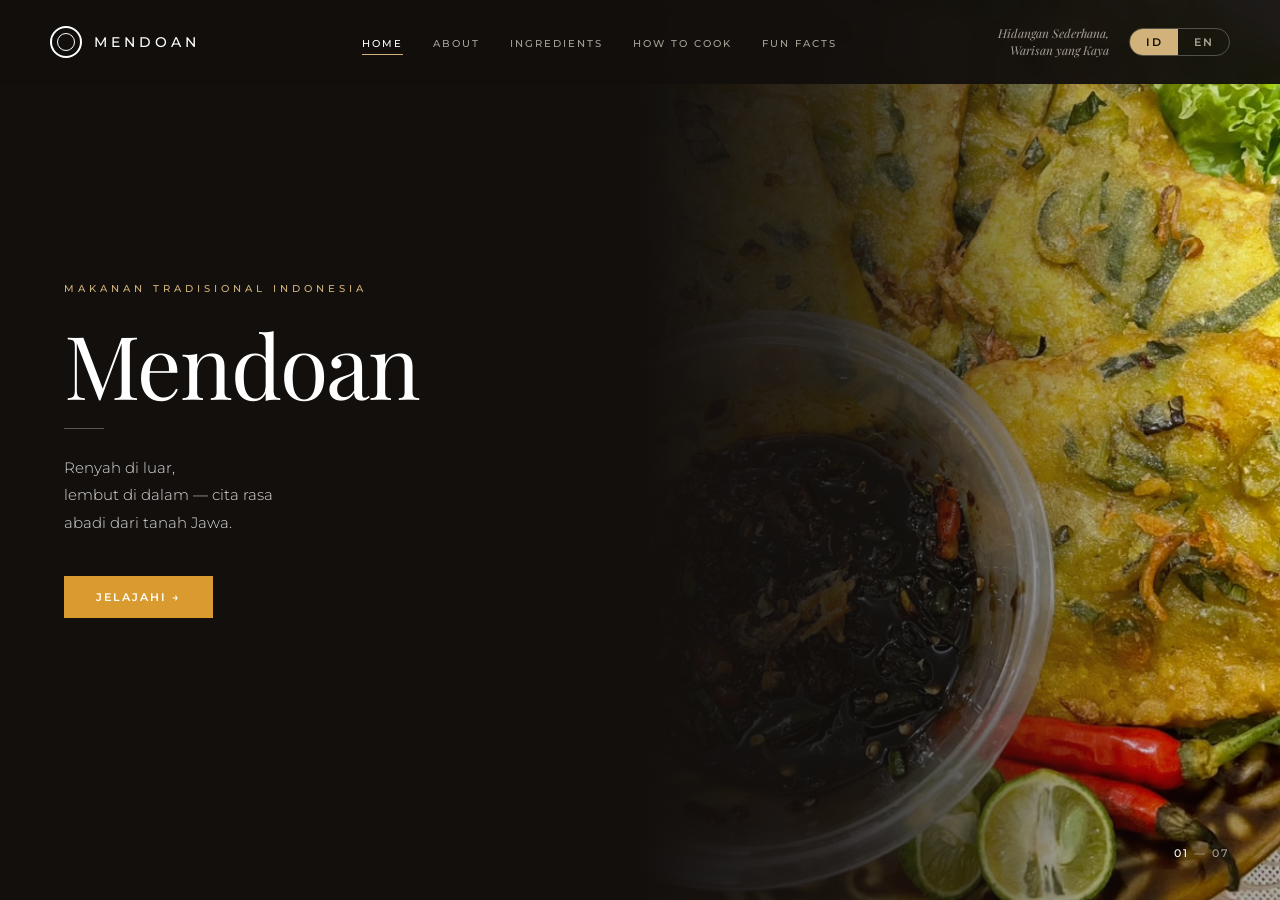
<file: index.html>
<!DOCTYPE html>
<html lang="id">
<head>
    <meta charset="UTF-8">
    <meta name="viewport" content="width=device-width, initial-scale=1.0">
    <title>Mendoan - Home</title>
    <link href="https://fonts.googleapis.com/css2?family=Playfair+Display:ital,wght@0,400;0,600;1,400&family=Montserrat:wght@300;400;500;600&display=swap" rel="stylesheet">
    <link rel="stylesheet" href="style.css">
</head>
<body>

    <header>
        <a href="index.html" class="logo-container">
            <div class="logo-icon"></div>
            <div class="logo-text">MENDOAN</div>
        </a>
        <nav>
            <ul>
                <li><a href="index.html" class="active">HOME</a></li>
                <li><a href="about.html">ABOUT</a></li>
                <li><a href="recipe.html">INGREDIENTS</a></li>
                <li><a href="cooking.html">HOW TO COOK</a></li>
                <li><a href="funfact.html">FUN FACTS</a></li>
            </ul>
        </nav>
        <div class="header-right">
            <div class="header-tagline">
                <span data-lang="id" class="lang-show">Hidangan Sederhana,<br>Warisan yang Kaya</span>
                <span data-lang="en">A Simple Dish,<br>A Rich Heritage</span>
            </div>
            <div class="lang-toggle">
                <button type="button" class="lang-btn active" data-lang-btn="id">ID</button>
                <button type="button" class="lang-btn" data-lang-btn="en">EN</button>
            </div>
        </div>
    </header>

    <section id="home">

        <div class="hero-image">
            <img src="produk.jpeg" alt="Mendoan">
            <div class="hero-overlay"></div>
        </div>

        <div class="hero-text">
            <div class="hero-subtitle">
                <span data-lang="id" class="lang-show">MAKANAN TRADISIONAL INDONESIA</span>
                <span data-lang="en">TRADITIONAL INDONESIAN FOOD</span>
            </div>

            <h1 class="hero-title">Mendoan</h1>
            <div class="divider"></div>

            <p class="hero-desc">
                <span data-lang="id" class="lang-show">
                    Renyah di luar,<br>
                    lembut di dalam — cita rasa<br>
                    abadi dari tanah Jawa.
                </span>
                <span data-lang="en">
                    Crispy on the outside,<br>
                    soft on the inside — a timeless<br>
                    flavor from Java.
                </span>
            </p>

            <a href="about.html" class="btn">
                <span data-lang="id" class="lang-show">JELAJAHI &rarr;</span>
                <span data-lang="en">EXPLORE MORE &rarr;</span>
            </a>
        </div>

        <div class="pagination"><span>01</span> &mdash; 07</div>
    </section>

    <script src="script.js"></script>
</body>
</html>
</file>
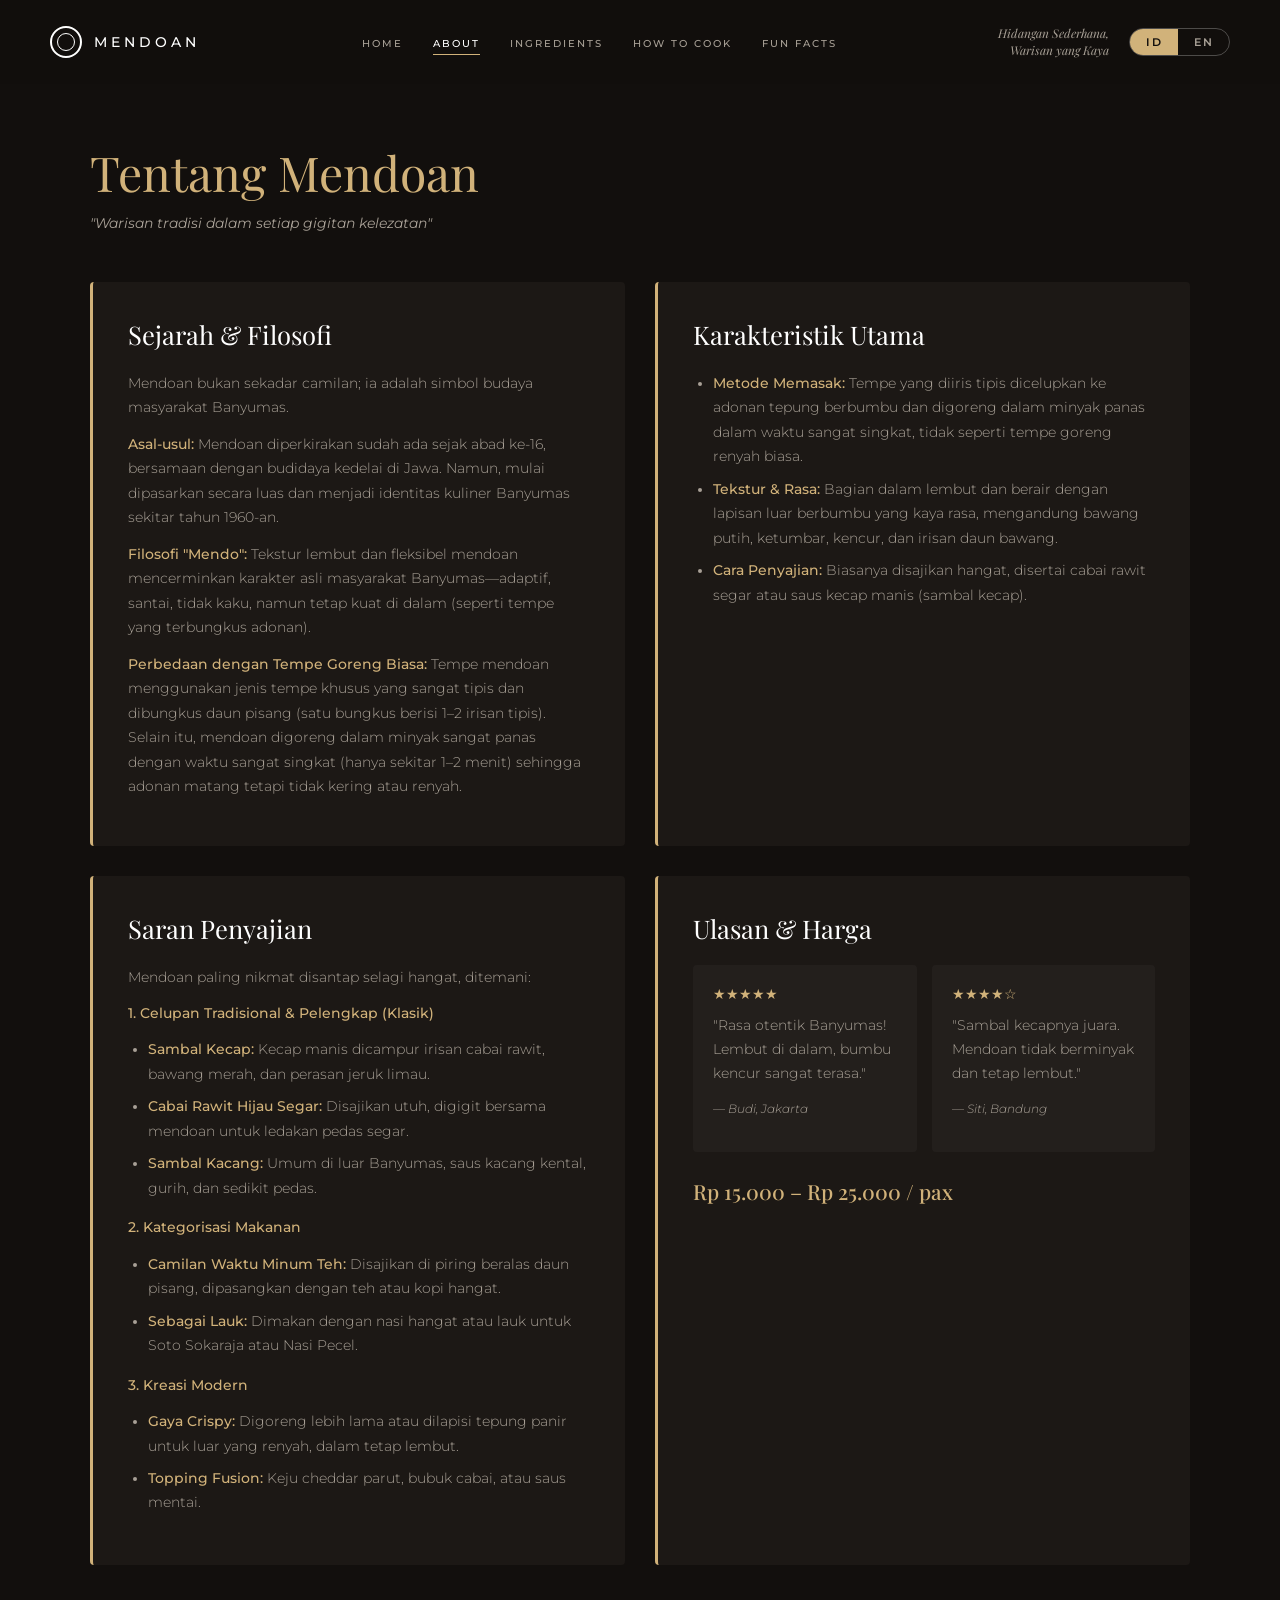
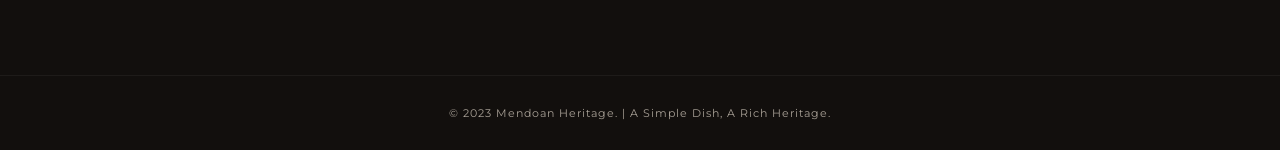
<file: about.html>
<!DOCTYPE html>
<html lang="id">
<head>
    <meta charset="UTF-8">
    <meta name="viewport" content="width=device-width, initial-scale=1.0">
    <title>Mendoan - About</title>
    <link href="https://fonts.googleapis.com/css2?family=Playfair+Display:ital,wght@0,400;0,600;1,400&family=Montserrat:wght@300;400;500;600&display=swap" rel="stylesheet">
    <link rel="stylesheet" href="style.css">
</head>
<body>

    <header>
        <a href="index.html" class="logo-container">
            <div class="logo-icon"></div>
            <div class="logo-text">MENDOAN</div>
        </a>
        <nav>
            <ul>
                <li><a href="index.html">HOME</a></li>
                <li><a href="about.html" class="active">ABOUT</a></li>
                <li><a href="recipe.html">INGREDIENTS</a></li>
                <li><a href="cooking.html">HOW TO COOK</a></li>
                <li><a href="funfact.html">FUN FACTS</a></li>
            </ul>
        </nav>
        <div class="header-right">
            <div class="header-tagline">
                <span data-lang="id" class="lang-show">Hidangan Sederhana,<br>Warisan yang Kaya</span>
                <span data-lang="en">A Simple Dish,<br>A Rich Heritage</span>
            </div>
            <div class="lang-toggle">
                <button type="button" class="lang-btn active" data-lang-btn="id">ID</button>
                <button type="button" class="lang-btn" data-lang-btn="en">EN</button>
            </div>
        </div>
    </header>

    <main class="inner-page">
        <h2 class="section-title">
            <span data-lang="id" class="lang-show">Tentang Mendoan</span>
            <span data-lang="en">About Mendoan</span>
        </h2>
        <p class="section-subtitle">
            <span data-lang="id" class="lang-show">"Warisan tradisi dalam setiap gigitan kelezatan"</span>
            <span data-lang="en">"A legacy of tradition in every bite of deliciousness"</span>
        </p>

        <div class="grid-2">
            <div class="card">
                <h3>
                    <span data-lang="id" class="lang-show">Sejarah &amp; Filosofi</span>
                    <span data-lang="en">History &amp; Philosophy</span>
                </h3>
                <div data-lang="id" class="lang-show">
                    <p>Mendoan bukan sekadar camilan; ia adalah simbol budaya masyarakat Banyumas.</p>
                    <p><strong>Asal-usul:</strong> Mendoan diperkirakan sudah ada sejak abad ke-16, bersamaan dengan budidaya kedelai di Jawa. Namun, mulai dipasarkan secara luas dan menjadi identitas kuliner Banyumas sekitar tahun 1960-an.</p>
                    <p><strong>Filosofi "Mendo":</strong> Tekstur lembut dan fleksibel mendoan mencerminkan karakter asli masyarakat Banyumas—adaptif, santai, tidak kaku, namun tetap kuat di dalam (seperti tempe yang terbungkus adonan).</p>
                    <p><strong>Perbedaan dengan Tempe Goreng Biasa:</strong> Tempe mendoan menggunakan jenis tempe khusus yang sangat tipis dan dibungkus daun pisang (satu bungkus berisi 1–2 irisan tipis). Selain itu, mendoan digoreng dalam minyak sangat panas dengan waktu sangat singkat (hanya sekitar 1–2 menit) sehingga adonan matang tetapi tidak kering atau renyah.</p>
                </div>
                <div data-lang="en">
                    <p>Mendoan is not just a snack; it is a cultural symbol of the Banyumas people.</p>
                    <p><strong>Origins:</strong> Mendoan is estimated to have existed since the 16th century, alongside the cultivation of soybeans in Java. However, it began to be widely marketed and became the culinary identity of Banyumas around the 1960s.</p>
                    <p><strong>The "Mendo" Philosophy:</strong> The soft and flexible texture of mendoan reflects the true character of the Banyumas people—adaptive, easygoing, and not rigid, yet remaining strong on the inside.</p>
                    <p><strong>Difference from Regular Fried Tempeh:</strong> Tempeh mendoan uses a special type of tempeh that is very thin and wrapped in banana leaves. Additionally, mendoan is deep-fried in very hot oil for a very short time (only about 1–2 minutes) so that the batter is cooked but not dry or crispy.</p>
                </div>
            </div>

            <div class="card">
                <h3>
                    <span data-lang="id" class="lang-show">Karakteristik Utama</span>
                    <span data-lang="en">Main Characteristics</span>
                </h3>
                <div data-lang="id" class="lang-show">
                    <ul>
                        <li><strong>Metode Memasak:</strong> Tempe yang diiris tipis dicelupkan ke adonan tepung berbumbu dan digoreng dalam minyak panas dalam waktu sangat singkat, tidak seperti tempe goreng renyah biasa.</li>
                        <li><strong>Tekstur &amp; Rasa:</strong> Bagian dalam lembut dan berair dengan lapisan luar berbumbu yang kaya rasa, mengandung bawang putih, ketumbar, kencur, dan irisan daun bawang.</li>
                        <li><strong>Cara Penyajian:</strong> Biasanya disajikan hangat, disertai cabai rawit segar atau saus kecap manis (sambal kecap).</li>
                    </ul>
                </div>
                <div data-lang="en">
                    <ul>
                        <li><strong>Cooking Method:</strong> Thinly sliced tempeh is dipped in a seasoned flour batter and fried in hot oil for a very short time, unlike regular deep-fried crispy tempeh.</li>
                        <li><strong>Texture &amp; Taste:</strong> It has a soft, juicy interior with a flavorful, spiced outer coating containing garlic, coriander, kencur, and sliced scallions.</li>
                        <li><strong>Serving Style:</strong> It is usually served hot, accompanied by fresh bird's eye chili or a sweet soy sauce dip.</li>
                    </ul>
                </div>
            </div>
        </div>

        <div class="grid-2">
            <div class="card">
                <h3>
                    <span data-lang="id" class="lang-show">Saran Penyajian</span>
                    <span data-lang="en">Serving Suggestions</span>
                </h3>
                <div data-lang="id" class="lang-show">
                    <p>Mendoan paling nikmat disantap selagi hangat, ditemani:</p>
                    <p><strong>1. Celupan Tradisional &amp; Pelengkap (Klasik)</strong></p>
                    <ul>
                        <li><strong>Sambal Kecap:</strong> Kecap manis dicampur irisan cabai rawit, bawang merah, dan perasan jeruk limau.</li>
                        <li><strong>Cabai Rawit Hijau Segar:</strong> Disajikan utuh, digigit bersama mendoan untuk ledakan pedas segar.</li>
                        <li><strong>Sambal Kacang:</strong> Umum di luar Banyumas, saus kacang kental, gurih, dan sedikit pedas.</li>
                    </ul>
                    <p><strong>2. Kategorisasi Makanan</strong></p>
                    <ul>
                        <li><strong>Camilan Waktu Minum Teh:</strong> Disajikan di piring beralas daun pisang, dipasangkan dengan teh atau kopi hangat.</li>
                        <li><strong>Sebagai Lauk:</strong> Dimakan dengan nasi hangat atau lauk untuk Soto Sokaraja atau Nasi Pecel.</li>
                    </ul>
                    <p><strong>3. Kreasi Modern</strong></p>
                    <ul>
                        <li><strong>Gaya Crispy:</strong> Digoreng lebih lama atau dilapisi tepung panir untuk luar yang renyah, dalam tetap lembut.</li>
                        <li><strong>Topping Fusion:</strong> Keju cheddar parut, bubuk cabai, atau saus mentai.</li>
                    </ul>
                </div>
                <div data-lang="en">
                    <p>Mendoan is best enjoyed while still hot, accompanied by:</p>
                    <p><strong>1. Traditional Dips &amp; Accompaniments (The Classics)</strong></p>
                    <ul>
                        <li><strong>Sweet Soy Sauce Chili (Sambal Kecap):</strong> Sweet soy sauce mixed with sliced bird's eye chilies, shallots, and lime juice.</li>
                        <li><strong>Fresh Green Chilies:</strong> Served with whole, raw green bird's eye chilies.</li>
                        <li><strong>Peanut Sauce:</strong> Common outside its hometown, a thick, savory, slightly spicy peanut dip.</li>
                    </ul>
                    <p><strong>2. Meal Categorization</strong></p>
                    <ul>
                        <li><strong>As a Tea-Time Snack:</strong> Served on banana leaves with hot tea or coffee.</li>
                        <li><strong>As a Side Dish:</strong> Eaten with warm rice or served with Soto Sokaraja or Nasi Pecel.</li>
                    </ul>
                    <p><strong>3. Modern Twists</strong></p>
                    <ul>
                        <li><strong>Crispy Style:</strong> Fried longer or coated in breadcrumbs for a crunchy exterior with a tender inside.</li>
                        <li><strong>Fusion Toppings:</strong> Shredded cheddar, chili powder, or mentai sauce.</li>
                    </ul>
                </div>
            </div>

            <div class="card">
                <h3>
                    <span data-lang="id" class="lang-show">Ulasan &amp; Harga</span>
                    <span data-lang="en">Reviews &amp; Price</span>
                </h3>
                <div class="reviews-container">
                    <div class="review-box">
                        <div class="stars">★★★★★</div>
                        <p data-lang="id" class="lang-show">"Rasa otentik Banyumas! Lembut di dalam, bumbu kencur sangat terasa."</p>
                        <p data-lang="en">"Authentic Banyumas flavor! Soft inside, the kencur spice really shines."</p>
                        <p class="review-author">— Budi, Jakarta</p>
                    </div>
                    <div class="review-box">
                        <div class="stars">★★★★☆</div>
                        <p data-lang="id" class="lang-show">"Sambal kecapnya juara. Mendoan tidak berminyak dan tetap lembut."</p>
                        <p data-lang="en">"The sweet soy chili dip is superb. Not oily and stays soft."</p>
                        <p class="review-author">— Siti, Bandung</p>
                    </div>
                </div>
                <div class="price-tag">Rp 15.000 – Rp 25.000 / pax</div>
            </div>
        </div>
    </main>

    <footer>
        <p>&copy; 2023 Mendoan Heritage. | A Simple Dish, A Rich Heritage.</p>
    </footer>
    <script src="script.js"></script>
</body>
</html>
</file>
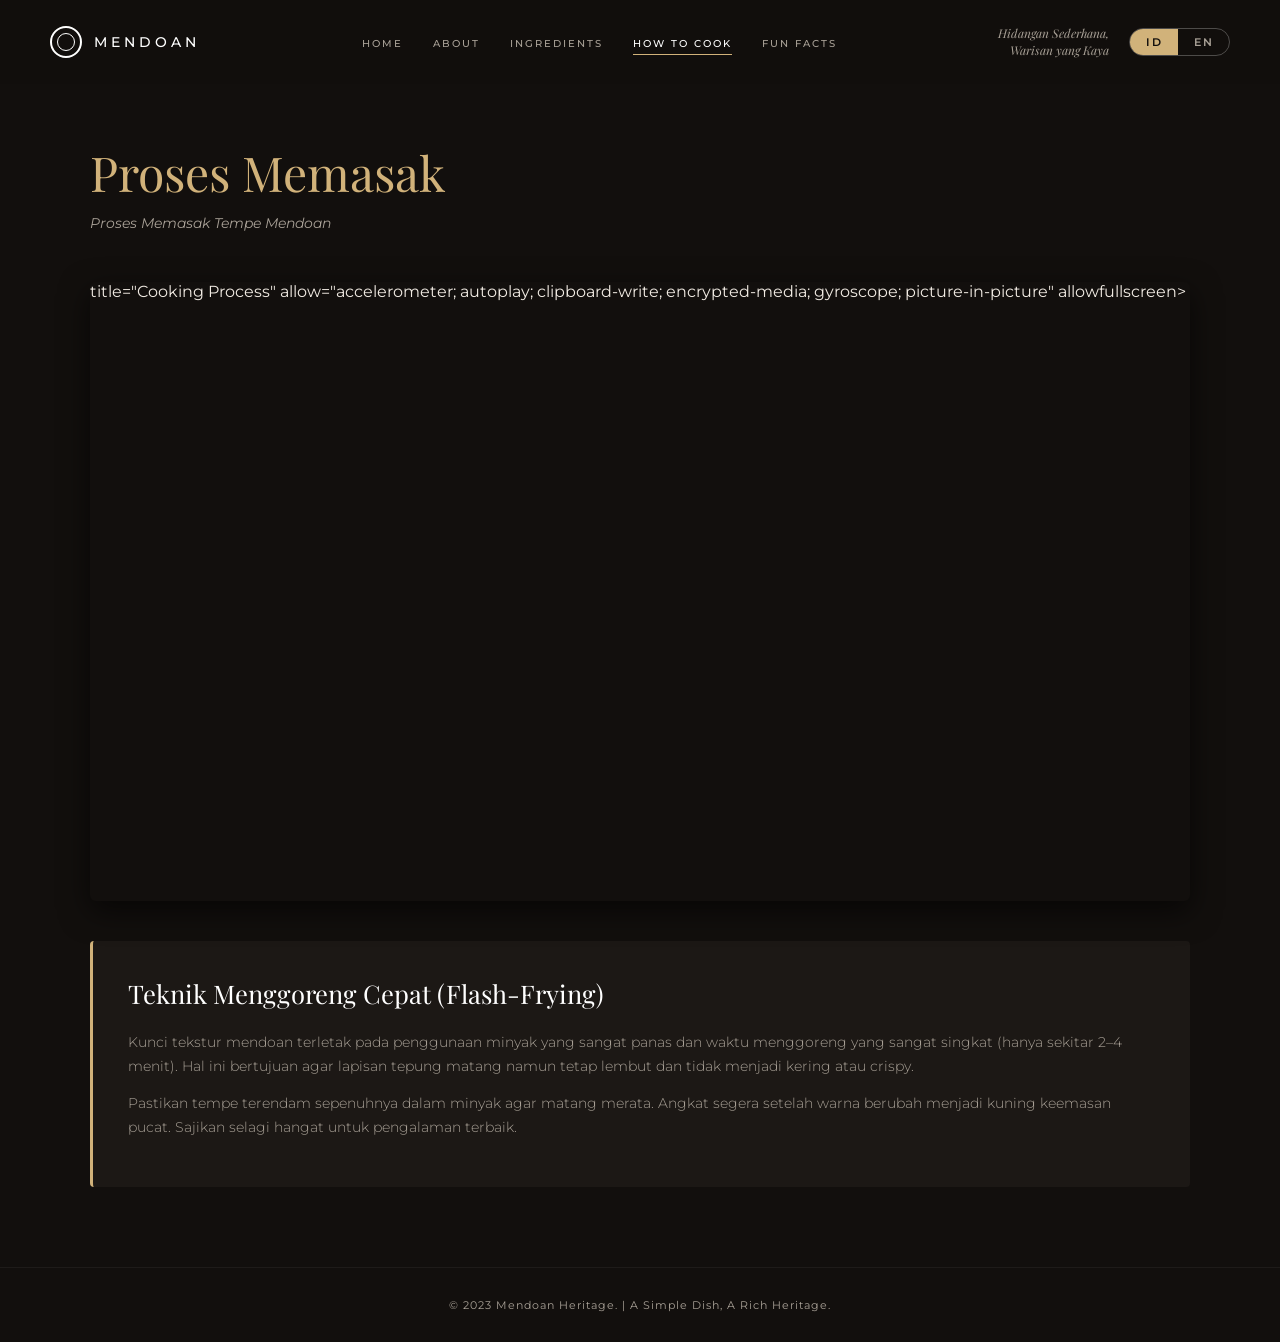
<file: cooking.html>
<!DOCTYPE html>
<html lang="id">
<head>
    <meta charset="UTF-8">
    <meta name="viewport" content="width=device-width, initial-scale=1.0">
    <title>Mendoan - Cooking Process</title>
    <link href="https://fonts.googleapis.com/css2?family=Playfair+Display:ital,wght@0,400;0,600;1,400&family=Montserrat:wght@300;400;500;600&display=swap" rel="stylesheet">
    <link rel="stylesheet" href="style.css">
</head>
<body>

    <header>
        <a href="index.html" class="logo-container">
            <div class="logo-icon"></div>
            <div class="logo-text">MENDOAN</div>
        </a>
        <nav>
            <ul>
                <li><a href="index.html">HOME</a></li>
                <li><a href="about.html">ABOUT</a></li>
                <li><a href="recipe.html">INGREDIENTS</a></li>
                <li><a href="cooking.html" class="active">HOW TO COOK</a></li>
                <li><a href="funfact.html">FUN FACTS</a></li>
            </ul>
        </nav>
        <div class="header-right">
            <div class="header-tagline">
                <span data-lang="id" class="lang-show">Hidangan Sederhana,<br>Warisan yang Kaya</span>
                <span data-lang="en">A Simple Dish,<br>A Rich Heritage</span>
            </div>
            <div class="lang-toggle">
                <button type="button" class="lang-btn active" data-lang-btn="id">ID</button>
                <button type="button" class="lang-btn" data-lang-btn="en">EN</button>
            </div>
        </div>
    </header>

    <main class="inner-page">
        <h2 class="section-title">
            <span data-lang="id" class="lang-show">Proses Memasak</span>
            <span data-lang="en">Cooking Process</span>
        </h2>
        <p class="section-subtitle">
            <span data-lang="id" class="lang-show">Proses Memasak Tempe Mendoan</span>
            <span data-lang="en">The Making of Tempeh Mendoan</span>
        </p>

        <div class="video-container">
            <iframe width="560" height="315" 
                src="https://www.youtube.com/embed/VBzaKpw3A88?si=Gj29VBv47NNO1OTK" 
                title="YouTube video player" 
                frameborder="0" 
                allow="accelerometer; autoplay; clipboard-write; encrypted-media; gyroscope; picture-in-picture; web-share" 
                referrerpolicy="strict-origin-when-cross-origin" 
                allowfullscreen></iframe>
                    title="Cooking Process"
                    allow="accelerometer; autoplay; clipboard-write; encrypted-media; gyroscope; picture-in-picture"
                    allowfullscreen></iframe>
        </div>

        <div class="card">
            <h3>
                <span data-lang="id" class="lang-show">Teknik Menggoreng Cepat (Flash-Frying)</span>
                <span data-lang="en">Flash-Frying Technique</span>
            </h3>
            <div data-lang="id" class="lang-show">
                <p>Kunci tekstur mendoan terletak pada penggunaan minyak yang sangat panas dan waktu menggoreng yang sangat singkat (hanya sekitar 2–4 menit). Hal ini bertujuan agar lapisan tepung matang namun tetap lembut dan tidak menjadi kering atau crispy.</p>
                <p>Pastikan tempe terendam sepenuhnya dalam minyak agar matang merata. Angkat segera setelah warna berubah menjadi kuning keemasan pucat. Sajikan selagi hangat untuk pengalaman terbaik.</p>
            </div>
            <div data-lang="en">
                <p>The key to mendoan's texture lies in using very hot oil and frying it very quickly (only about 2–4 minutes) so that the coating remains soft and does not become crispy.</p>
                <p>Make sure the tempeh is fully submerged in the oil for even cooking. Remove immediately once the color turns pale golden. Serve while hot for the best experience.</p>
            </div>
        </div>
    </main>

    <footer>
        <p>&copy; 2023 Mendoan Heritage. | A Simple Dish, A Rich Heritage.</p>
    </footer>
    <script src="script.js"></script>
</body>
</html>
</file>
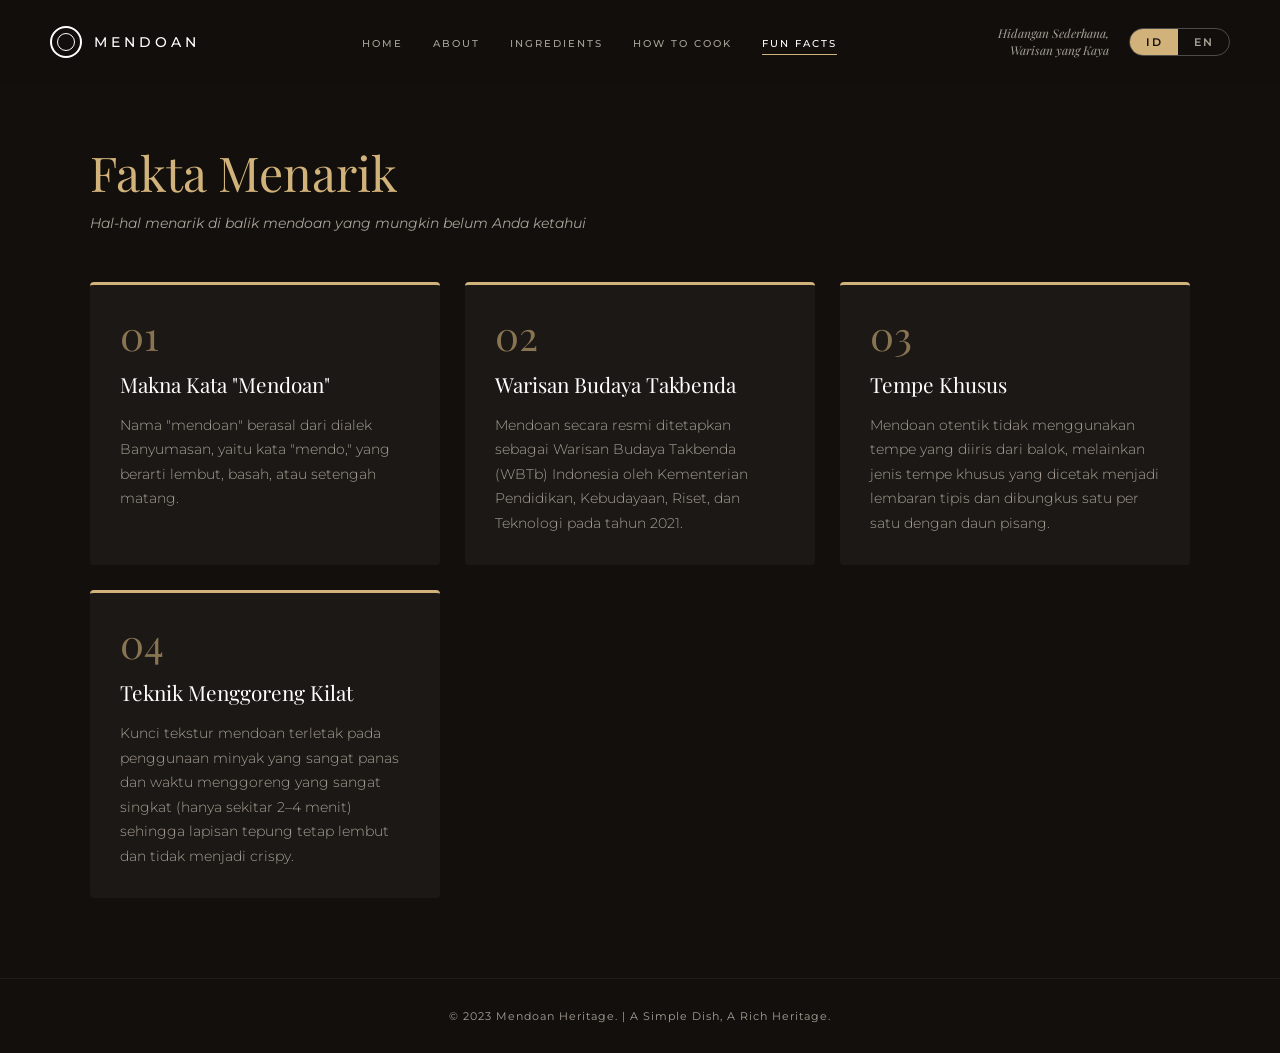
<file: funfact.html>
<!DOCTYPE html>
<html lang="id">
<head>
    <meta charset="UTF-8">
    <meta name="viewport" content="width=device-width, initial-scale=1.0">
    <title>Mendoan - Fun Facts</title>
    <link href="https://fonts.googleapis.com/css2?family=Playfair+Display:ital,wght@0,400;0,600;1,400&family=Montserrat:wght@300;400;500;600&display=swap" rel="stylesheet">
    <link rel="stylesheet" href="style.css">
</head>
<body>

    <header>
        <a href="index.html" class="logo-container">
            <div class="logo-icon"></div>
            <div class="logo-text">MENDOAN</div>
        </a>
        <nav>
            <ul>
                <li><a href="index.html">HOME</a></li>
                <li><a href="about.html">ABOUT</a></li>
                <li><a href="recipe.html">INGREDIENTS</a></li>
                <li><a href="cooking.html">HOW TO COOK</a></li>
                <li><a href="funfact.html" class="active">FUN FACTS</a></li>
            </ul>
        </nav>
        <div class="header-right">
            <div class="header-tagline">
                <span data-lang="id" class="lang-show">Hidangan Sederhana,<br>Warisan yang Kaya</span>
                <span data-lang="en">A Simple Dish,<br>A Rich Heritage</span>
            </div>
            <div class="lang-toggle">
                <button type="button" class="lang-btn active" data-lang-btn="id">ID</button>
                <button type="button" class="lang-btn" data-lang-btn="en">EN</button>
            </div>
        </div>
    </header>

    <main class="inner-page">
        <h2 class="section-title">
            <span data-lang="id" class="lang-show">Fakta Menarik</span>
            <span data-lang="en">Fun Facts</span>
        </h2>
        <p class="section-subtitle">
            <span data-lang="id" class="lang-show">Hal-hal menarik di balik mendoan yang mungkin belum Anda ketahui</span>
            <span data-lang="en">Interesting things about mendoan you might not know</span>
        </p>

        <div class="funfact-grid">
            <div class="funfact-card">
                <div class="funfact-number">01</div>
                <h3>
                    <span data-lang="id" class="lang-show">Makna Kata "Mendoan"</span>
                    <span data-lang="en">Meaning of the Word "Mendoan"</span>
                </h3>
                <p data-lang="id" class="lang-show">Nama "mendoan" berasal dari dialek Banyumasan, yaitu kata "mendo," yang berarti lembut, basah, atau setengah matang.</p>
                <p data-lang="en">The name "mendoan" comes from the Banyumasan dialect of Javanese, specifically the word "mendo," which means soft, wet, or half-cooked.</p>
            </div>

            <div class="funfact-card">
                <div class="funfact-number">02</div>
                <h3>
                    <span data-lang="id" class="lang-show">Warisan Budaya Takbenda</span>
                    <span data-lang="en">Intangible Cultural Heritage</span>
                </h3>
                <p data-lang="id" class="lang-show">Mendoan secara resmi ditetapkan sebagai Warisan Budaya Takbenda (WBTb) Indonesia oleh Kementerian Pendidikan, Kebudayaan, Riset, dan Teknologi pada tahun 2021.</p>
                <p data-lang="en">Mendoan was officially designated as part of Indonesia's Intangible Cultural Heritage (WBTb) by the Ministry of Education, Culture, Research, and Technology in 2021.</p>
            </div>

            <div class="funfact-card">
                <div class="funfact-number">03</div>
                <h3>
                    <span data-lang="id" class="lang-show">Tempe Khusus</span>
                    <span data-lang="en">Special Tempeh</span>
                </h3>
                <p data-lang="id" class="lang-show">Mendoan otentik tidak menggunakan tempe yang diiris dari balok, melainkan jenis tempe khusus yang dicetak menjadi lembaran tipis dan dibungkus satu per satu dengan daun pisang.</p>
                <p data-lang="en">Authentic mendoan does not use regular sliced tempeh blocks, but rather a special type of tempeh molded into thin sheets and wrapped individually in banana leaves.</p>
            </div>

            <div class="funfact-card">
                <div class="funfact-number">04</div>
                <h3>
                    <span data-lang="id" class="lang-show">Teknik Menggoreng Kilat</span>
                    <span data-lang="en">Flash-Frying Technique</span>
                </h3>
                <p data-lang="id" class="lang-show">Kunci tekstur mendoan terletak pada penggunaan minyak yang sangat panas dan waktu menggoreng yang sangat singkat (hanya sekitar 2–4 menit) sehingga lapisan tepung tetap lembut dan tidak menjadi crispy.</p>
                <p data-lang="en">The key to mendoan's texture lies in using very hot oil and frying it very quickly (only about 2–4 minutes) so that the coating remains soft and does not become crispy.</p>
            </div>
        </div>
    </main>

    <footer>
        <p>&copy; 2023 Mendoan Heritage. | A Simple Dish, A Rich Heritage.</p>
    </footer>
    <script src="script.js"></script>
</body>
</html>
</file>
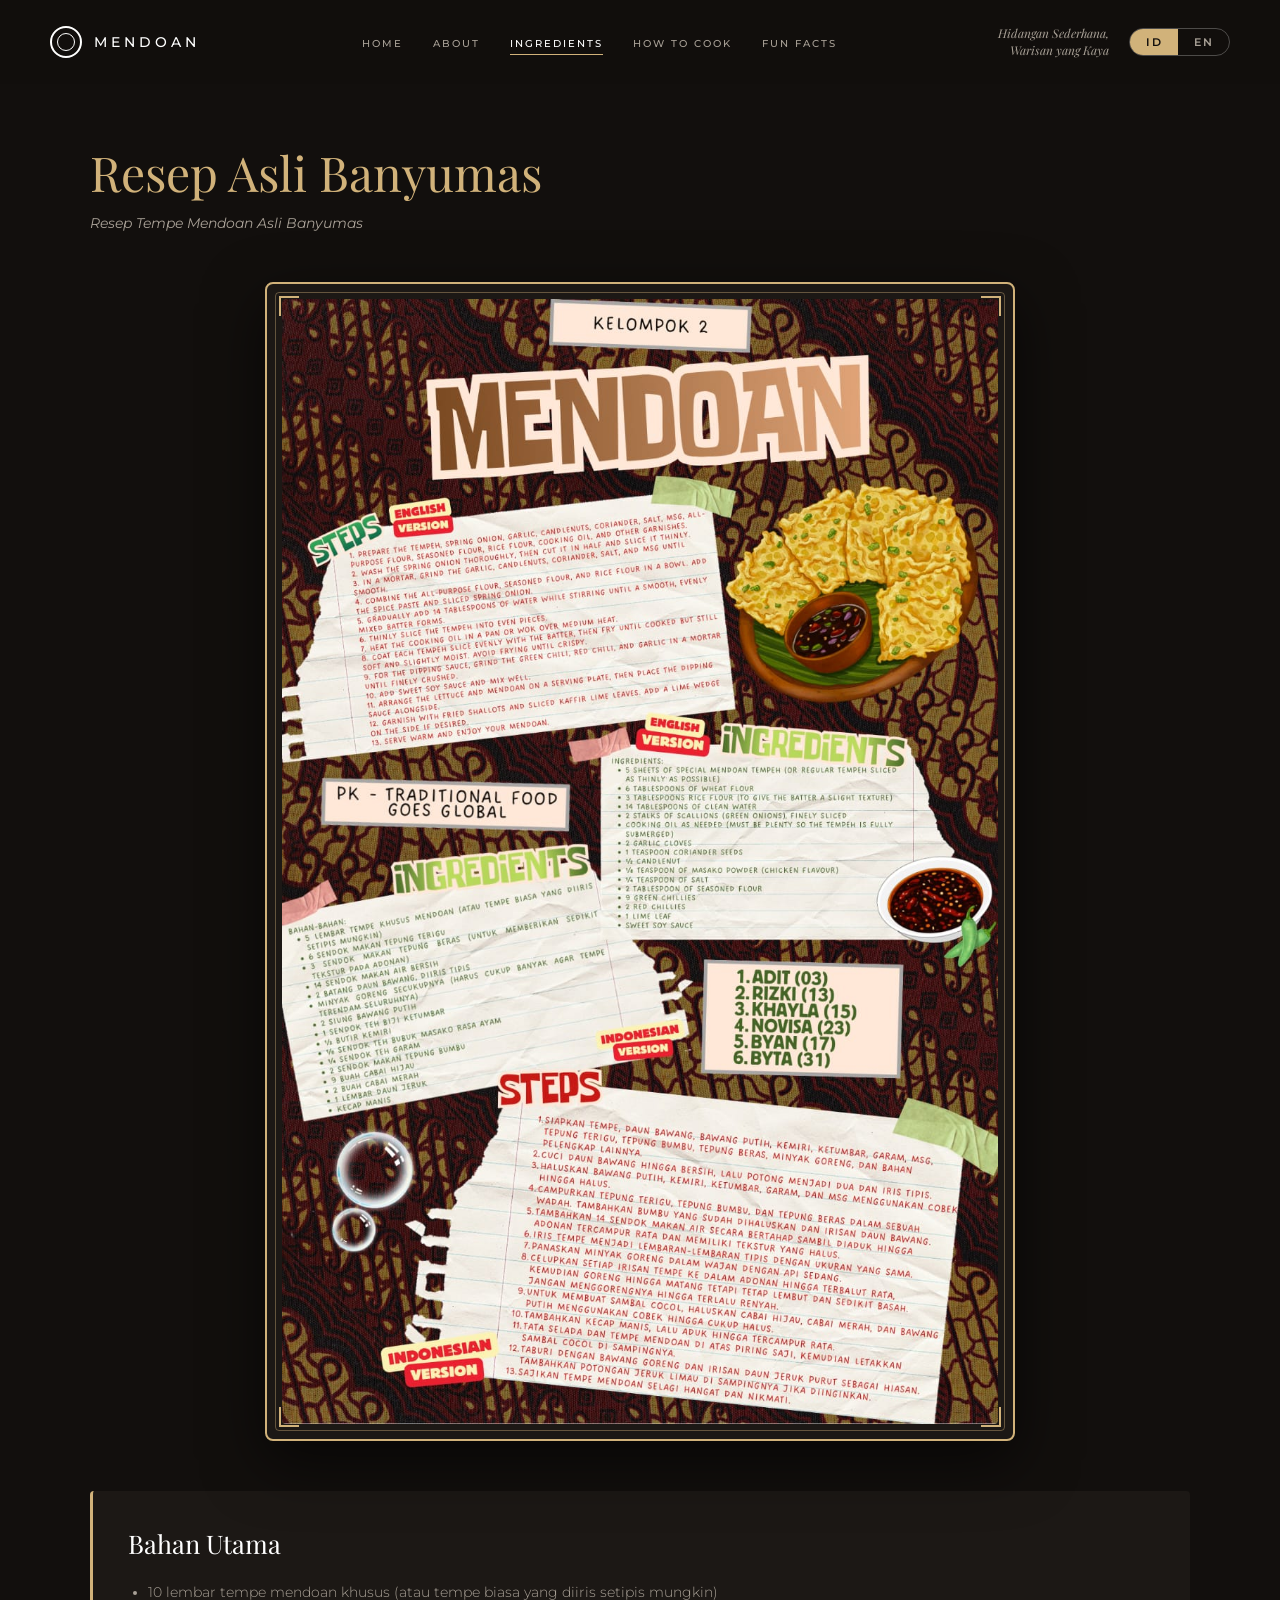
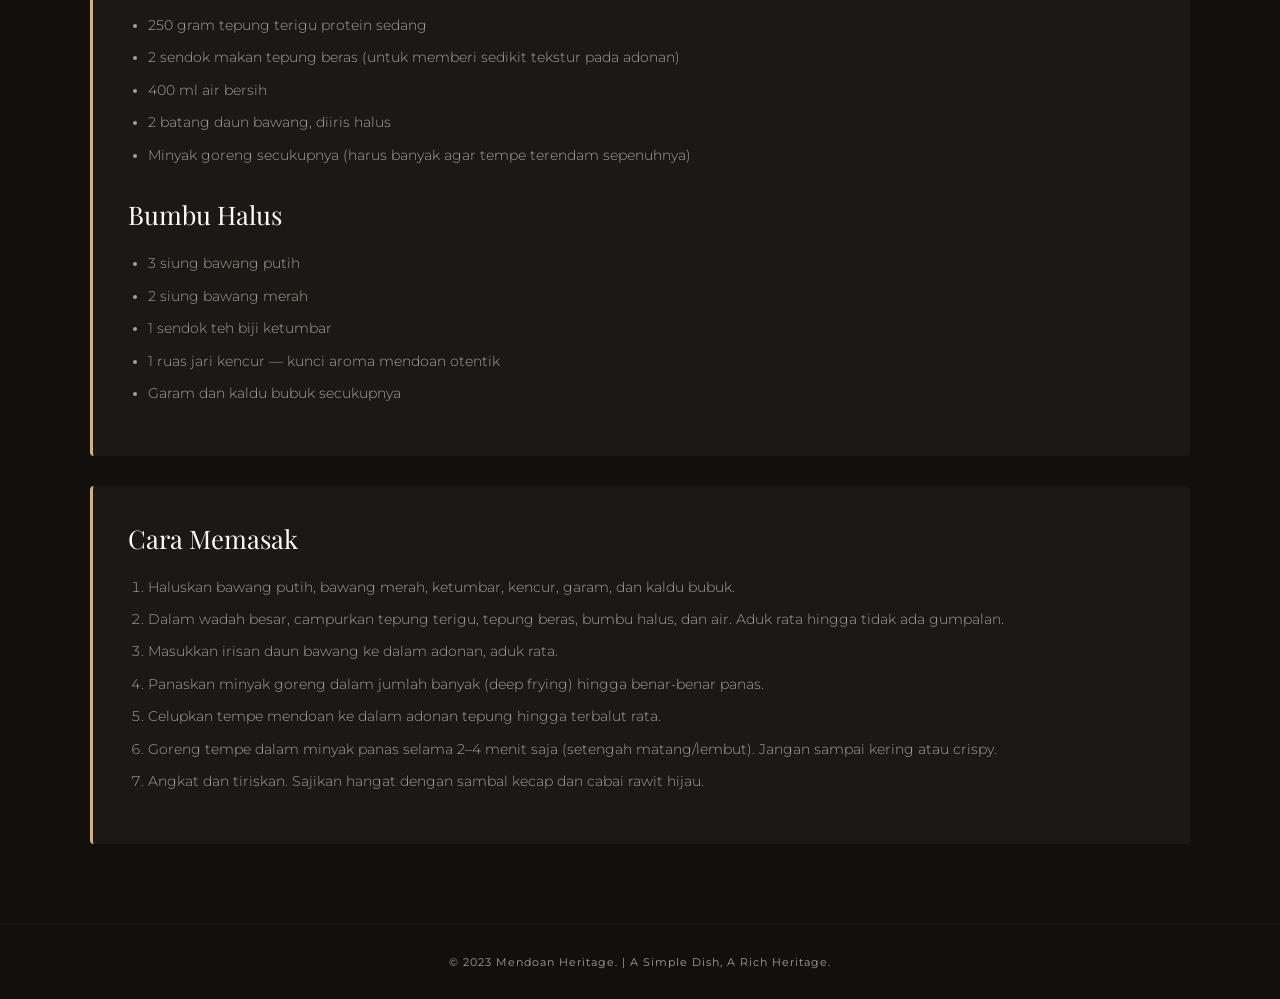
<file: recipe.html>
<!DOCTYPE html>
<html lang="id">
<head>
    <meta charset="UTF-8">
    <meta name="viewport" content="width=device-width, initial-scale=1.0">
    <title>Mendoan - Recipe</title>
    <link href="https://fonts.googleapis.com/css2?family=Playfair+Display:ital,wght@0,400;0,600;1,400&family=Montserrat:wght@300;400;500;600&display=swap" rel="stylesheet">
    <link rel="stylesheet" href="style.css">
</head>
<body>

    <header>
        <a href="index.html" class="logo-container">
            <div class="logo-icon"></div>
            <div class="logo-text">MENDOAN</div>
        </a>
        <nav>
            <ul>
                <li><a href="index.html">HOME</a></li>
                <li><a href="about.html">ABOUT</a></li>
                <li><a href="recipe.html" class="active">INGREDIENTS</a></li>
                <li><a href="cooking.html">HOW TO COOK</a></li>
                <li><a href="funfact.html">FUN FACTS</a></li>
            </ul>
        </nav>
        <div class="header-right">
            <div class="header-tagline">
                <span data-lang="id" class="lang-show">Hidangan Sederhana,<br>Warisan yang Kaya</span>
                <span data-lang="en">A Simple Dish,<br>A Rich Heritage</span>
            </div>
            <div class="lang-toggle">
                <button type="button" class="lang-btn active" data-lang-btn="id" onclick="setLanguage('id')">ID</button>
                <button type="button" class="lang-btn" data-lang-btn="en" onclick="setLanguage('en')">EN</button>
            </div>
        </div>
    </header>

    <main class="inner-page">
        <h2 class="section-title">
            <span data-lang="id" class="lang-show">Resep Asli Banyumas</span>
            <span data-lang="en">Authentic Banyumas Recipe</span>
        </h2>
        <p class="section-subtitle">
            <span data-lang="id" class="lang-show">Resep Tempe Mendoan Asli Banyumas</span>
            <span data-lang="en">Authentic Banyumas Tempeh Mendoan Recipe</span>
        </p>

        <!-- BINGKAI GAMBAR YANG BERUBAH SESUAI BAHASA -->
        <div class="recipe-image-frame">
            <img src="recipelid.jpeg" alt="Resep Mendoan (ID)" data-lang="id" class="lang-show">
            <img src="recipelen.jpeg" alt="Mendoan Recipe (EN)" data-lang="en">
            <div class="frame-corner top-left"></div>
            <div class="frame-corner top-right"></div>
            <div class="frame-corner bottom-left"></div>
            <div class="frame-corner bottom-right"></div>
        </div>

        <div class="card" style="margin-bottom: 30px;">
            <h3>
                <span data-lang="id" class="lang-show">Bahan Utama</span>
                <span data-lang="en">Main Ingredients</span>
            </h3>
            <div data-lang="id" class="lang-show">
                <ul>
                    <li>10 lembar tempe mendoan khusus (atau tempe biasa yang diiris setipis mungkin)</li>
                    <li>250 gram tepung terigu protein sedang</li>
                    <li>2 sendok makan tepung beras (untuk memberi sedikit tekstur pada adonan)</li>
                    <li>400 ml air bersih</li>
                    <li>2 batang daun bawang, diiris halus</li>
                    <li>Minyak goreng secukupnya (harus banyak agar tempe terendam sepenuhnya)</li>
                </ul>
            </div>
            <div data-lang="en">
                <ul>
                    <li>10 sheets of special mendoan tempeh (or regular tempeh sliced as thinly as possible)</li>
                    <li>250 grams medium-protein wheat flour</li>
                    <li>2 tablespoons rice flour (to give the batter a slight texture)</li>
                    <li>400 ml clean water</li>
                    <li>2 stalks of scallions, finely sliced</li>
                    <li>Cooking oil as needed (must be plenty so the tempeh is fully submerged)</li>
                </ul>
            </div>

            <h3 style="margin-top:30px;">
                <span data-lang="id" class="lang-show">Bumbu Halus</span>
                <span data-lang="en">Ground Spices</span>
            </h3>
            <div data-lang="id" class="lang-show">
                <ul>
                    <li>3 siung bawang putih</li>
                    <li>2 siung bawang merah</li>
                    <li>1 sendok teh biji ketumbar</li>
                    <li>1 ruas jari kencur — kunci aroma mendoan otentik</li>
                    <li>Garam dan kaldu bubuk secukupnya</li>
                </ul>
            </div>
            <div data-lang="en">
                <ul>
                    <li>3 cloves of garlic</li>
                    <li>2 cloves of shallots</li>
                    <li>1 teaspoon coriander seeds</li>
                    <li>1 thumb-sized piece of aromatic ginger (kencur)</li>
                    <li>Salt and broth powder to taste</li>
                </ul>
            </div>
        </div>

        <div class="card">
            <h3>
                <span data-lang="id" class="lang-show">Cara Memasak</span>
                <span data-lang="en">Cooking Steps</span>
            </h3>
            <div data-lang="id" class="lang-show">
                <ol>
                    <li>Haluskan bawang putih, bawang merah, ketumbar, kencur, garam, dan kaldu bubuk.</li>
                    <li>Dalam wadah besar, campurkan tepung terigu, tepung beras, bumbu halus, dan air. Aduk rata hingga tidak ada gumpalan.</li>
                    <li>Masukkan irisan daun bawang ke dalam adonan, aduk rata.</li>
                    <li>Panaskan minyak goreng dalam jumlah banyak (deep frying) hingga benar-benar panas.</li>
                    <li>Celupkan tempe mendoan ke dalam adonan tepung hingga terbalut rata.</li>
                    <li>Goreng tempe dalam minyak panas selama 2–4 menit saja (setengah matang/lembut). Jangan sampai kering atau crispy.</li>
                    <li>Angkat dan tiriskan. Sajikan hangat dengan sambal kecap dan cabai rawit hijau.</li>
                </ol>
            </div>
            <div data-lang="en">
                <ol>
                    <li>Grind garlic, shallots, coriander, kencur, salt, and broth powder into a smooth paste.</li>
                    <li>In a large bowl, mix wheat flour, rice flour, ground spices, and water. Stir well until there are no lumps.</li>
                    <li>Add the sliced scallions into the batter and mix well.</li>
                    <li>Heat a generous amount of cooking oil in a pan (deep frying) until very hot.</li>
                    <li>Dip the mendoan tempeh into the batter until evenly coated.</li>
                    <li>Fry the tempeh in the hot oil for only 2–4 minutes (half-cooked/soft). Do not fry until dry or crispy.</li>
                    <li>Remove and drain. Serve hot with sweet soy sauce chili and fresh green bird's eye chilies.</li>
                </ol>
            </div>
        </div>
    </main>

    <footer>
        <p>&copy; 2023 Mendoan Heritage. | A Simple Dish, A Rich Heritage.</p>
    </footer>

    <script>
    function setLanguage(lang) {
        try { localStorage.setItem('mendoanLang', lang); } catch(e) {}
        document.querySelectorAll('[data-lang]').forEach(function(el) {
            if (el.getAttribute('data-lang') === lang) {
                var tag = el.tagName;
                if (tag === 'SPAN' || tag === 'A' || tag === 'STRONG' || tag === 'EM' || tag === 'B' || tag === 'I') {
                    el.style.display = 'inline';
                } else if (tag === 'LI') {
                    el.style.display = 'list-item';
                } else {
                    el.style.display = 'block';
                }
            } else {
                el.style.display = 'none';
            }
        });
        document.querySelectorAll('.lang-btn').forEach(function(btn) {
            if (btn.getAttribute('data-lang-btn') === lang) {
                btn.classList.add('active');
            } else {
                btn.classList.remove('active');
            }
        });
        document.documentElement.setAttribute('lang', lang);
    }
    document.addEventListener('DOMContentLoaded', function() {
        var saved = 'id';
        try { saved = localStorage.getItem('mendoanLang') || 'id'; } catch(e) {}
        setLanguage(saved);
    });
    </script>
</body>
</html>
</file>
<file: style.css>
* { margin: 0; padding: 0; box-sizing: border-box; }

:root {
    --bg-dark: #120f0d;
    --bg-card: #1c1815;
    --text-main: #f1ebe3;
    --text-muted: #a8a096;
    --accent-gold: #d1b27a;
    --font-heading: 'Playfair Display', serif;
    --font-body: 'Montserrat', sans-serif;
}

body {
    background-color: var(--bg-dark);
    color: var(--text-main);
    font-family: var(--font-body);
    overflow-x: hidden;
    min-height: 100vh;
}

/* ===== HEADER ===== */
header {
    display: flex;
    justify-content: space-between;
    align-items: center;
    padding: 25px 50px;
    position: fixed;
    width: 100%;
    top: 0;
    z-index: 1000;
    background-color: rgba(18, 15, 13, 0.95);
    backdrop-filter: blur(8px);
}

.logo-container {
    display: flex;
    align-items: center;
    gap: 12px;
    text-decoration: none;
}

.logo-icon {
    width: 32px; height: 32px;
    border: 2px solid #fff;
    border-radius: 50%;
    position: relative;
}
.logo-icon::after {
    content: '';
    position: absolute;
    top: 50%; left: 50%;
    transform: translate(-50%, -50%);
    width: 16px; height: 16px;
    border: 1px solid #fff;
    border-radius: 50%;
}

.logo-text {
    letter-spacing: 4px;
    font-size: 0.85rem;
    font-weight: 500;
    text-transform: uppercase;
    color: #fff;
}

nav ul {
    display: flex;
    list-style: none;
    gap: 30px;
    align-items: center;
}

nav a {
    color: var(--text-muted);
    text-decoration: none;
    font-size: 0.65rem;
    letter-spacing: 2px;
    text-transform: uppercase;
    font-weight: 500;
    transition: color 0.3s;
    padding-bottom: 4px;
    border-bottom: 1px solid transparent;
}

nav a:hover,
nav a.active {
    color: #fff;
    border-bottom-color: var(--accent-gold);
}

.header-right {
    display: flex;
    align-items: center;
    gap: 20px;
}

.header-tagline {
    font-family: var(--font-heading);
    font-style: italic;
    font-size: 0.75rem;
    color: var(--text-muted);
    text-align: right;
    line-height: 1.4;
}

/* ===== LANGUAGE TOGGLE ===== */
.lang-toggle {
    display: flex;
    border: 1px solid rgba(255,255,255,0.25);
    border-radius: 20px;
    overflow: hidden;
}

.lang-btn {
    padding: 6px 16px;
    font-size: 0.7rem;
    letter-spacing: 1.5px;
    color: var(--text-muted);
    background: transparent;
    border: none;
    cursor: pointer;
    font-family: var(--font-body);
    font-weight: 600;
    transition: all 0.3s;
}

.lang-btn:hover { color: #fff; }

.lang-btn.active {
    background-color: var(--accent-gold);
    color: var(--bg-dark);
}

/* ===== LANGUAGE VISIBILITY ===== */
[data-lang] { display: none; }
span[data-lang].lang-show { display: inline; }
div[data-lang].lang-show,
p[data-lang].lang-show,
ul[data-lang].lang-show,
ol[data-lang].lang-show,
h2[data-lang].lang-show,
h3[data-lang].lang-show { display: block; }
li[data-lang].lang-show { display: list-item; }

/* Khusus gambar yang ingin berubah sesuai bahasa */
img[data-lang].lang-show { display: block; }

/* ===== HOME PAGE ===== */
#home {
    position: relative;
    width: 100%;
    min-height: 100vh;
    display: flex;
    align-items: center;
    padding: 0 5%;
    overflow: hidden;
}

.hero-image {
    position: absolute;
    top: 0;
    right: 0;
    width: 50%;
    height: 100%;
    z-index: 1;
}

.hero-image img {
    width: 100%;
    height: 100%;
    object-fit: cover;
    display: block;
}

.hero-overlay {
    position: absolute;
    top: 0;
    left: 0;
    width: 100%;
    height: 100%;
    background: linear-gradient(
        to right,
        rgba(18,15,13,1) 0%,
        rgba(18,15,13,0.85) 30%,
        rgba(18,15,13,0.3) 70%,
        rgba(18,15,13,0) 100%
    );
    pointer-events: none;
}

.hero-text {
    position: relative;
    z-index: 2;
    max-width: 45%;
}

.hero-subtitle {
    font-size: 0.65rem;
    letter-spacing: 4px;
    color: var(--accent-gold);
    text-transform: uppercase;
    margin-bottom: 25px;
    font-weight: 500;
}

.hero-title {
    font-family: var(--font-heading);
    font-size: 5.5rem;
    line-height: 1;
    font-weight: 400;
    color: #fff;
    margin-bottom: 20px;
    letter-spacing: -2px;
}

.divider {
    width: 40px;
    height: 1px;
    background-color: var(--text-muted);
    margin-bottom: 25px;
    opacity: 0.5;
}

.hero-desc {
    color: #ddd;
    font-size: 0.95rem;
    line-height: 1.8;
    margin-bottom: 40px;
    font-weight: 300;
}

.btn {
    display: inline-block;
    padding: 14px 32px;
    border: none;
    color: #fff;
    background-color: #d99b30;
    text-decoration: none;
    text-transform: uppercase;
    font-size: 0.7rem;
    letter-spacing: 2px;
    font-weight: 600;
    transition: all 0.3s;
    cursor: pointer;
}

.btn:hover {
    background-color: #c4861f;
}

.pagination {
    position: absolute;
    bottom: 40px;
    right: 50px;
    font-size: 0.7rem;
    letter-spacing: 2px;
    color: var(--text-muted);
    font-weight: 500;
    z-index: 3;
}
.pagination span { color: #fff; }

/* ===== INNER PAGES ===== */
.inner-page {
    padding: 140px 50px 80px;
    max-width: 1200px;
    margin: 0 auto;
}

.section-title {
    font-family: var(--font-heading);
    font-size: 3rem;
    margin-bottom: 10px;
    color: var(--accent-gold);
    font-weight: 400;
}

.section-subtitle {
    color: var(--text-muted);
    margin-bottom: 50px;
    font-style: italic;
    font-size: 0.9rem;
}

.grid-2 {
    display: grid;
    grid-template-columns: 1fr 1fr;
    gap: 30px;
    margin-bottom: 30px;
}

.card {
    background-color: var(--bg-card);
    padding: 35px;
    border-radius: 4px;
    border-left: 3px solid var(--accent-gold);
}

.card h3 {
    font-family: var(--font-heading);
    font-size: 1.6rem;
    margin-bottom: 20px;
    color: #fff;
    font-weight: 400;
}

.card p, .card ul, .card ol {
    color: var(--text-muted);
    font-size: 0.85rem;
    line-height: 1.8;
    font-weight: 300;
}

.card p { margin-bottom: 12px; }
.card ul, .card ol { padding-left: 20px; margin-bottom: 15px; }
.card li { margin-bottom: 8px; }
.card strong { color: var(--accent-gold); font-weight: 500; }

.reviews-container {
    display: flex;
    gap: 15px;
    margin-top: 20px;
}

.review-box {
    background-color: rgba(255,255,255,0.03);
    padding: 20px;
    border-radius: 4px;
    flex: 1;
}

.review-box .stars {
    color: var(--accent-gold);
    margin-bottom: 10px;
    font-size: 0.9rem;
}

.review-author {
    font-size: 0.75rem !important;
    margin-top: 10px;
    font-style: italic;
}

.price-tag {
    font-size: 1.3rem;
    color: var(--accent-gold);
    font-weight: 500;
    margin-top: 25px;
    font-family: var(--font-heading);
}

/* ===== VIDEO ===== */
.video-container {
    position: relative;
    padding-bottom: 56.25%;
    height: 0;
    overflow: hidden;
    border-radius: 6px;
    margin-bottom: 40px;
    box-shadow: 0 10px 30px rgba(0,0,0,0.6);
}
.video-container iframe {
    position: absolute;
    top: 0; left: 0;
    width: 100%; height: 100%;
    border: none;
}

/* ===== BINGKAI GAMBAR RESEP ===== */
.recipe-image-frame {
    position: relative;
    width: 100%;
    max-width: 750px;
    margin: 0 auto 50px;
    padding: 15px;
    background-color: var(--bg-card);
    border: 2px solid var(--accent-gold);
    border-radius: 8px;
    box-shadow: 0 20px 60px rgba(0,0,0,0.6);
    overflow: hidden;
}

/* Garis tipis di dalam bingkai (efek double frame) */
.recipe-image-frame::before {
    content: '';
    position: absolute;
    top: 8px; left: 8px; right: 8px; bottom: 8px;
    border: 1px solid rgba(209, 178, 122, 0.4);
    border-radius: 4px;
    pointer-events: none;
    z-index: 2;
}

.recipe-image-frame img {
    width: 100%;
    height: auto;
    display: block;
    border-radius: 4px;
    object-fit: cover;
}

/* Ornamen sudut */
.frame-corner {
    position: absolute;
    width: 20px;
    height: 20px;
    border: 2px solid var(--accent-gold);
    z-index: 3;
}
.frame-corner.top-left {
    top: 12px; left: 12px;
    border-right: none; border-bottom: none;
}
.frame-corner.top-right {
    top: 12px; right: 12px;
    border-left: none; border-bottom: none;
}
.frame-corner.bottom-left {
    bottom: 12px; left: 12px;
    border-right: none; border-top: none;
}
.frame-corner.bottom-right {
    bottom: 12px; right: 12px;
    border-left: none; border-top: none;
}

/* ===== FUN FACTS ===== */
.funfact-grid {
    display: grid;
    grid-template-columns: repeat(auto-fit, minmax(280px, 1fr));
    gap: 25px;
}

.funfact-card {
    background-color: var(--bg-card);
    padding: 30px;
    border-radius: 4px;
    border-top: 3px solid var(--accent-gold);
    transition: transform 0.3s;
}
.funfact-card:hover { transform: translateY(-5px); }

.funfact-number {
    font-family: var(--font-heading);
    font-size: 2.5rem;
    color: var(--accent-gold);
    margin-bottom: 15px;
    line-height: 1;
    opacity: 0.6;
}

.funfact-card h3 {
    font-family: var(--font-heading);
    color: #fff;
    font-size: 1.3rem;
    margin-bottom: 15px;
    font-weight: 400;
}

.funfact-card p {
    color: var(--text-muted);
    font-size: 0.85rem;
    line-height: 1.8;
    font-weight: 300;
}

footer {
    text-align: center;
    padding: 30px;
    color: var(--text-muted);
    font-size: 0.7rem;
    letter-spacing: 1px;
    border-top: 1px solid rgba(255,255,255,0.05);
}

/* ===== RESPONSIVE ===== */
@media (max-width: 1024px) {
    .hero-title { font-size: 4.5rem; }
}

@media (max-width: 768px) {
    header { padding: 15px 20px; flex-direction: column; gap: 12px; }
    nav ul { gap: 12px; flex-wrap: wrap; justify-content: center; }
    .header-tagline { display: none; }

    #home { padding: 160px 20px 60px; align-items: flex-end; }
    .hero-image {
        width: 100%;
        height: 100%;
    }
    .hero-overlay {
        background: linear-gradient(
            to top,
            rgba(18,15,13,1) 0%,
            rgba(18,15,13,0.9) 50%,
            rgba(18,15,13,0.3) 100%
        );
    }
    .hero-text { max-width: 100%; text-align: center; }
    .hero-title { font-size: 3.5rem; }
    .divider { margin: 20px auto; }
    .hero-desc { margin: 0 auto 30px; }
    .pagination { display: none; }

    .grid-2 { grid-template-columns: 1fr; }
    .reviews-container { flex-direction: column; }
    .inner-page { padding: 180px 20px 60px; }
    .section-title { font-size: 2.2rem; }

    .recipe-image-frame {
        padding: 10px;
        margin-bottom: 30px;
    }
    .frame-corner {
        width: 14px;
        height: 14px;
    }
}
</file>
